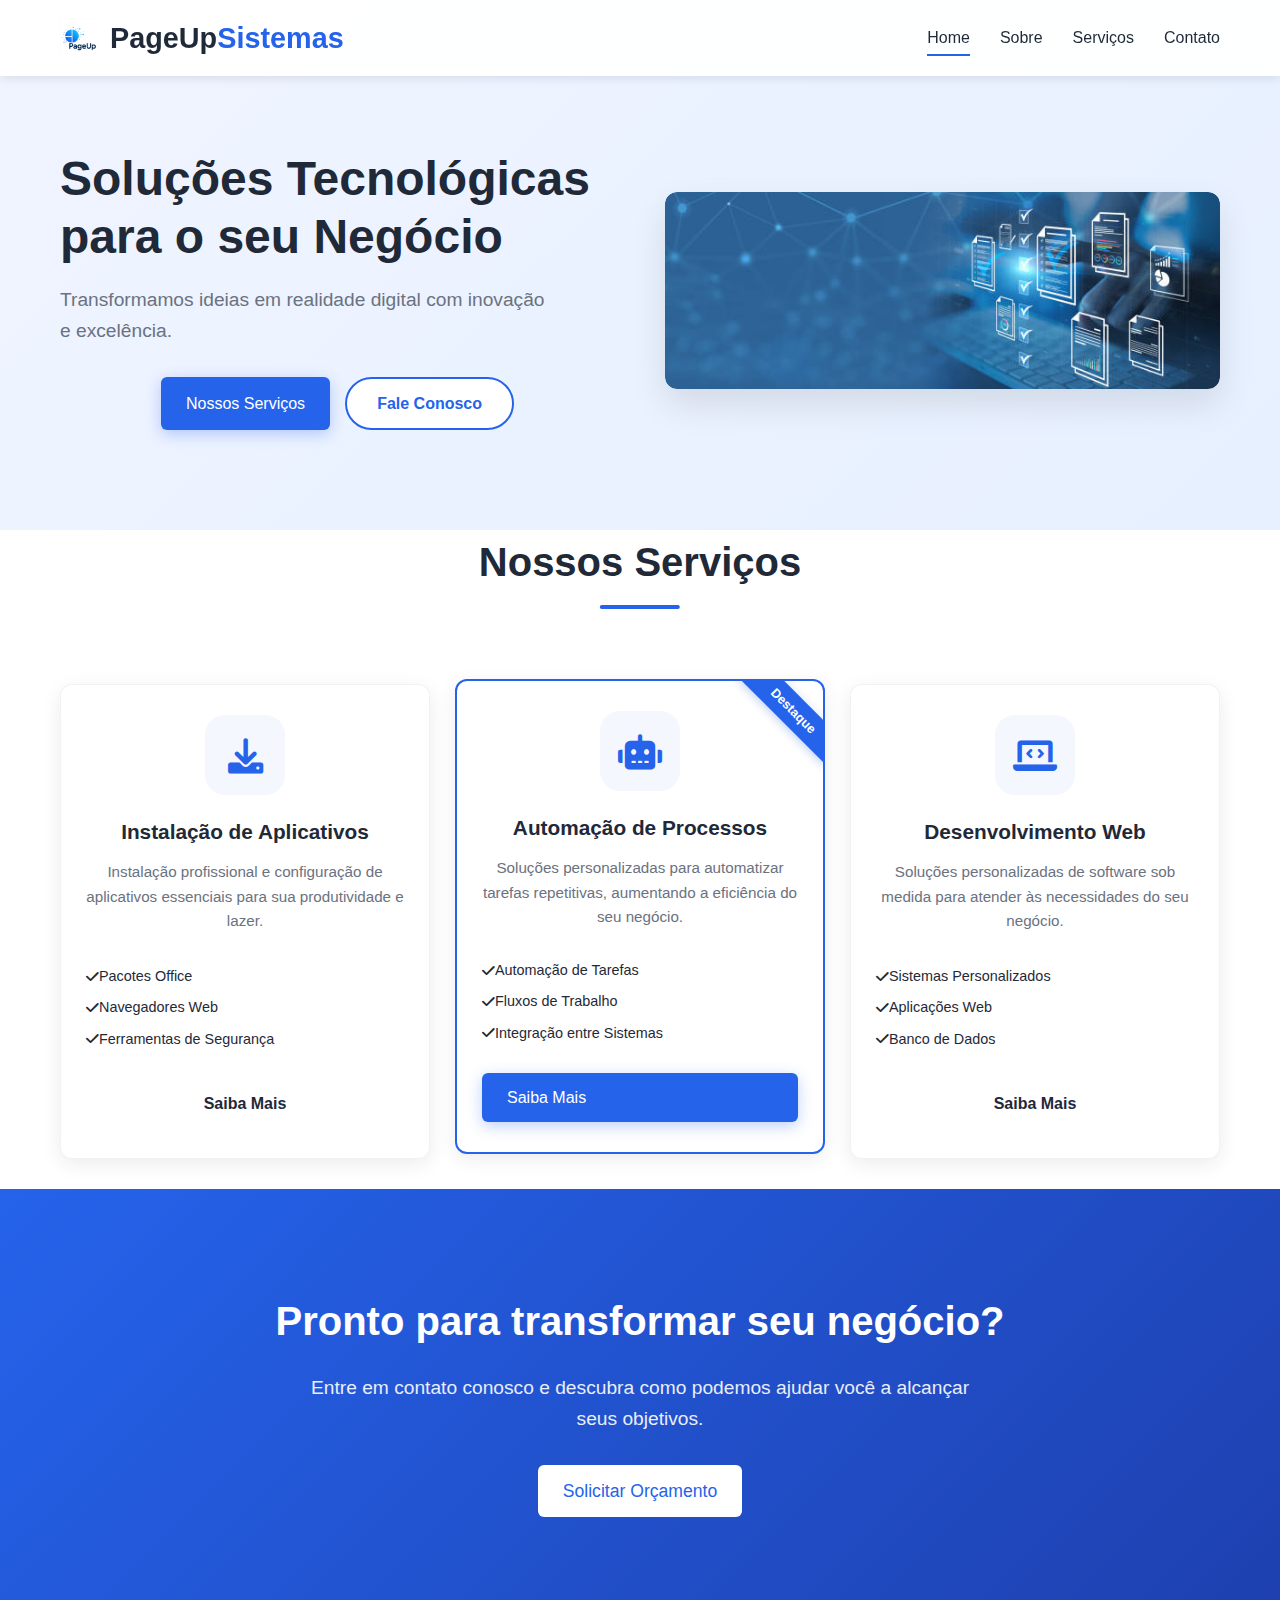
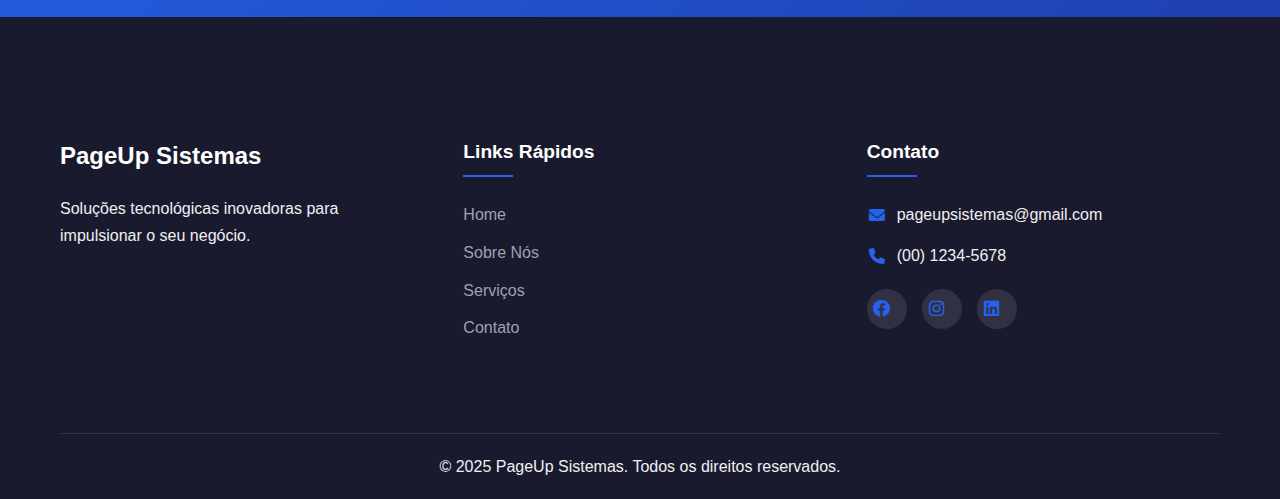
<file: index.html>
<!DOCTYPE html>
<html lang="pt-BR">
<head>
    <meta charset="UTF-8">
    <meta name="viewport" content="width=device-width, initial-scale=1.0">
    <title>PageUp Sistemas - Soluções em Tecnologia</title>
    <link rel="stylesheet" href="https://cdnjs.cloudflare.com/ajax/libs/font-awesome/6.0.0-beta3/css/all.min.css">
    <link rel="stylesheet" href="style.css">
</head>
<body>
    <header class="header">
        <div class="container">
            <div class="logo">
                <a href="index.html" class="logo-link">
                    <img src="logo_pageup_transparet.png" alt="PageUp Sistemas" class="logo-img">
                    <h1>PageUp<span>Sistemas</span></h1>
                </a>
            </div>
            <nav class="nav">
                <a href="index.html" class="active">Home</a>
                <a href="about.html">Sobre</a>
                <a href="services.html">Serviços</a>
                <a href="contact.html">Contato</a>
            </nav>
            <div class="menu-toggle">
                <i class="fas fa-bars"></i>
            </div>
        </div>
    </header>

    <section class="hero">
        <div class="container">
            <div class="hero-content">
                <h1>Soluções Tecnológicas para o seu Negócio</h1>
                <p>Transformamos ideias em realidade digital com inovação e excelência.</p>
                <div class="cta-buttons">
                    <a href="services.html" class="btn btn-primary">Nossos Serviços</a>
                    <a href="contact.html" class="btn btn-secondary">Fale Conosco</a>
                </div>
            </div>
            <div class="hero-image">
                <img src="hero-image.jpg" alt="Soluções em TI" class="hero-img">
            </div>
        </div>
    </section>

    <section id="servicos" class="services">
        <div class="container">
            <h2 class="section-title">Nossos Serviços</h2>
            <div class="services-grid">
                <!-- Serviço 1 -->
                <div class="service-card">
                    <div class="service-icon">
                        <i class="fas fa-download"></i>
                    </div>
                    <h3>Instalação de Aplicativos</h3>
                    <p>Instalação profissional e configuração de aplicativos essenciais para sua produtividade e lazer.</p>
                    <ul class="service-features">
                        <li><i class="fas fa-check"></i> Pacotes Office</li>
                        <li><i class="fas fa-check"></i> Navegadores Web</li>
                        <li><i class="fas fa-check"></i> Ferramentas de Segurança</li>
                    </ul>
                    <a href="contact.html" class="btn btn-outline">Saiba Mais</a>
                </div>

                <!-- Serviço 2 -->
                <div class="service-card featured">
                    <div class="service-badge">Destaque</div>
                    <div class="service-icon">
                        <i class="fas fa-robot"></i>
                    </div>
                    <h3>Automação de Processos</h3>
                    <p>Soluções personalizadas para automatizar tarefas repetitivas, aumentando a eficiência do seu negócio.</p>
                    <ul class="service-features">
                        <li><i class="fas fa-check"></i> Automação de Tarefas</li>
                        <li><i class="fas fa-check"></i> Fluxos de Trabalho</li>
                        <li><i class="fas fa-check"></i> Integração entre Sistemas</li>
                    </ul>
                    <a href="contact.html" class="btn btn-primary">Saiba Mais</a>
                </div>

                <!-- Serviço 3 -->
                <div class="service-card">
                    <div class="service-icon">
                        <i class="fas fa-laptop-code"></i>
                    </div>
                    <h3>Desenvolvimento Web</h3>
                    <p>Soluções personalizadas de software sob medida para atender às necessidades do seu negócio.</p>
                    <ul class="service-features">
                        <li><i class="fas fa-check"></i> Sistemas Personalizados</li>
                        <li><i class="fas fa-check"></i> Aplicações Web</li>
                        <li><i class="fas fa-check"></i> Banco de Dados</li>
                    </ul>
                    <a href="contact.html" class="btn btn-outline">Saiba Mais</a>
                </div>
            </div>
        </div>
    </section>

    <section class="cta">
        <div class="container">
            <h2>Pronto para transformar seu negócio?</h2>
            <p>Entre em contato conosco e descubra como podemos ajudar você a alcançar seus objetivos.</p>
            <a href="contact.html" class="btn btn-light">Solicitar Orçamento</a>
        </div>
    </section>

    <footer class="footer">
        <div class="container">
            <div class="footer-content">
                <div class="footer-about">
                    <h3>PageUp Sistemas</h3>
                    <p>Soluções tecnológicas inovadoras para impulsionar o seu negócio.</p>
                </div>
                <div class="footer-links">
                    <h4>Links Rápidos</h4>
                    <ul>
                        <li><a href="index.html">Home</a></li>
                        <li><a href="about.html">Sobre Nós</a></li>
                        <li><a href="services.html">Serviços</a></li>
                        <li><a href="contact.html">Contato</a></li>
                    </ul>
                </div>
                <div class="footer-contact">
                    <h4>Contato</h4>
                    <p><i class="fas fa-envelope"></i> pageupsistemas@gmail.com</p>
                    <p><i class="fas fa-phone"></i> (00) 1234-5678</p>
                    <div class="social-links">
                        <a href="#"><i class="fab fa-facebook"></i></a>
                        <a href="#"><i class="fab fa-instagram"></i></a>
                        <a href="#"><i class="fab fa-linkedin"></i></a>
                    </div>
                </div>
            </div>
            <div class="footer-bottom">
                <p>&copy; 2025 PageUp Sistemas. Todos os direitos reservados.</p>
            </div>
        </div>
    </footer>

    <script src="script.js"></script>
</body>
</html>
</file>
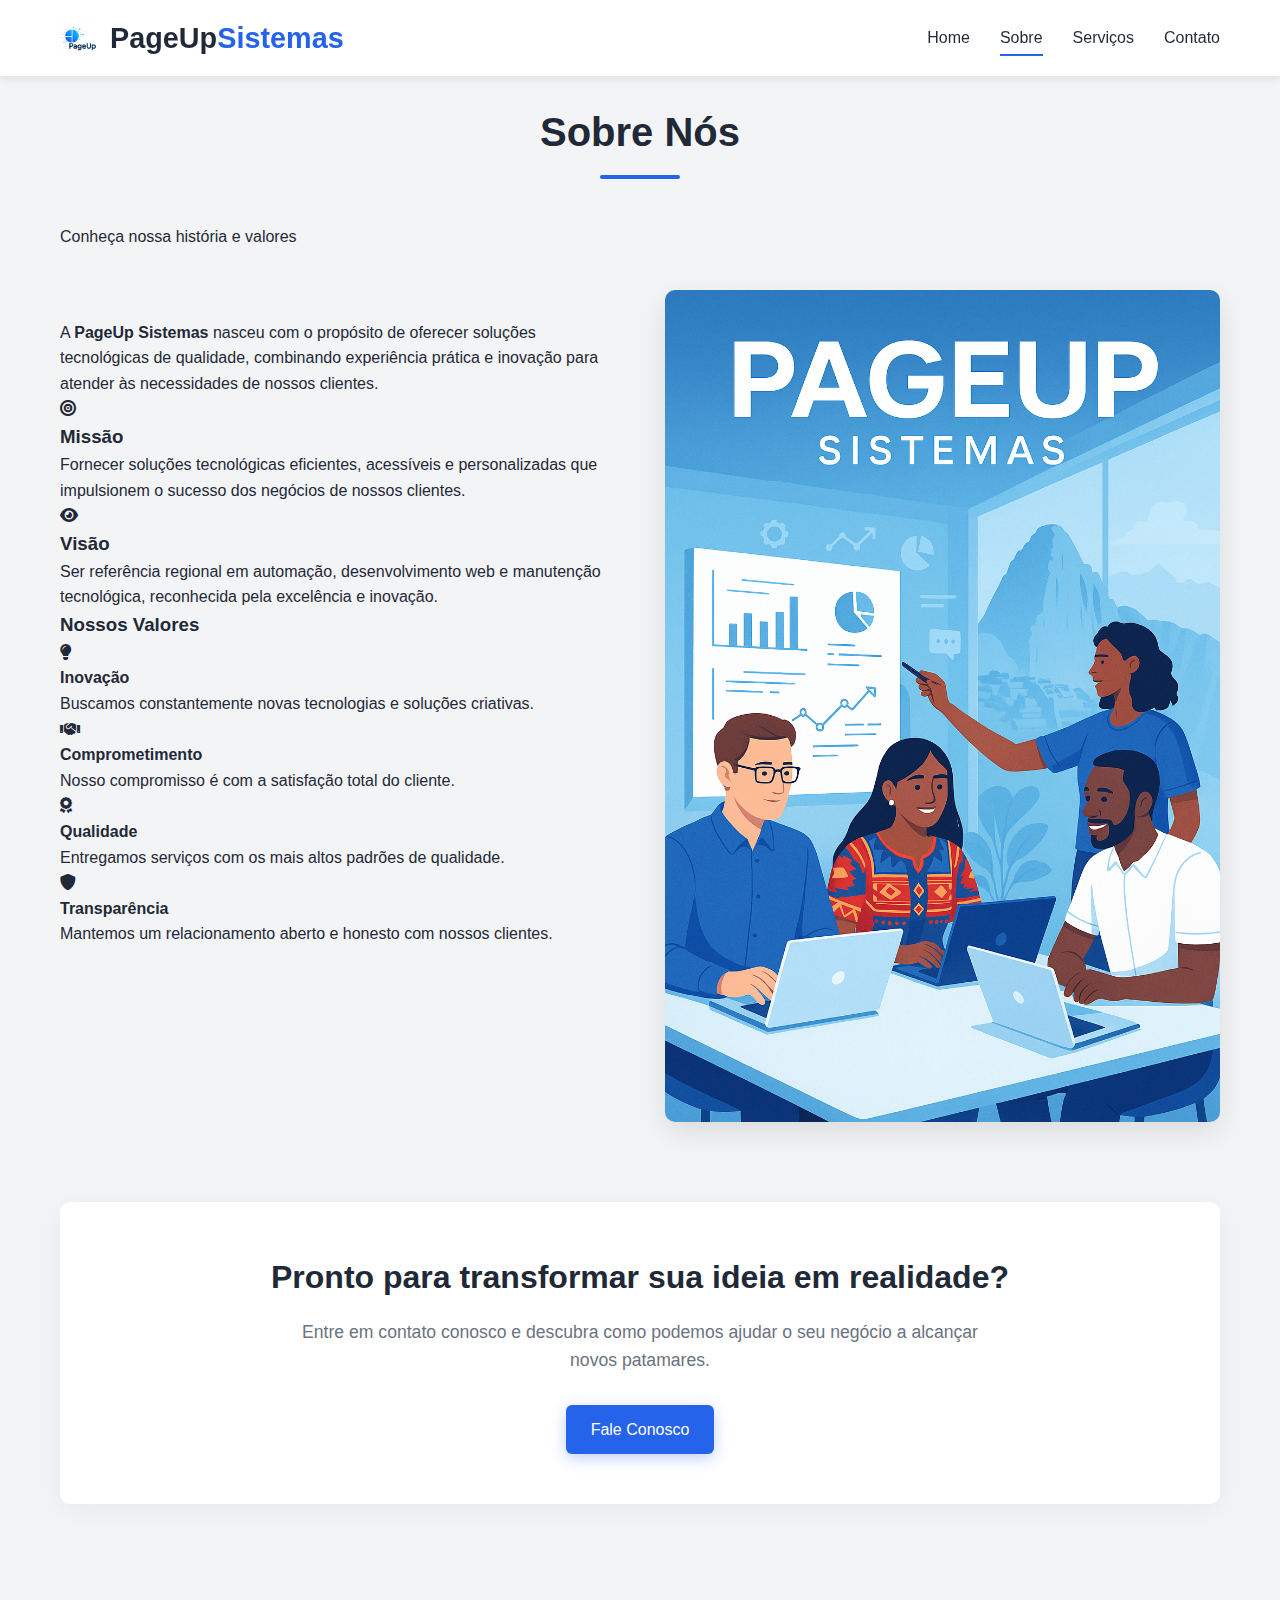
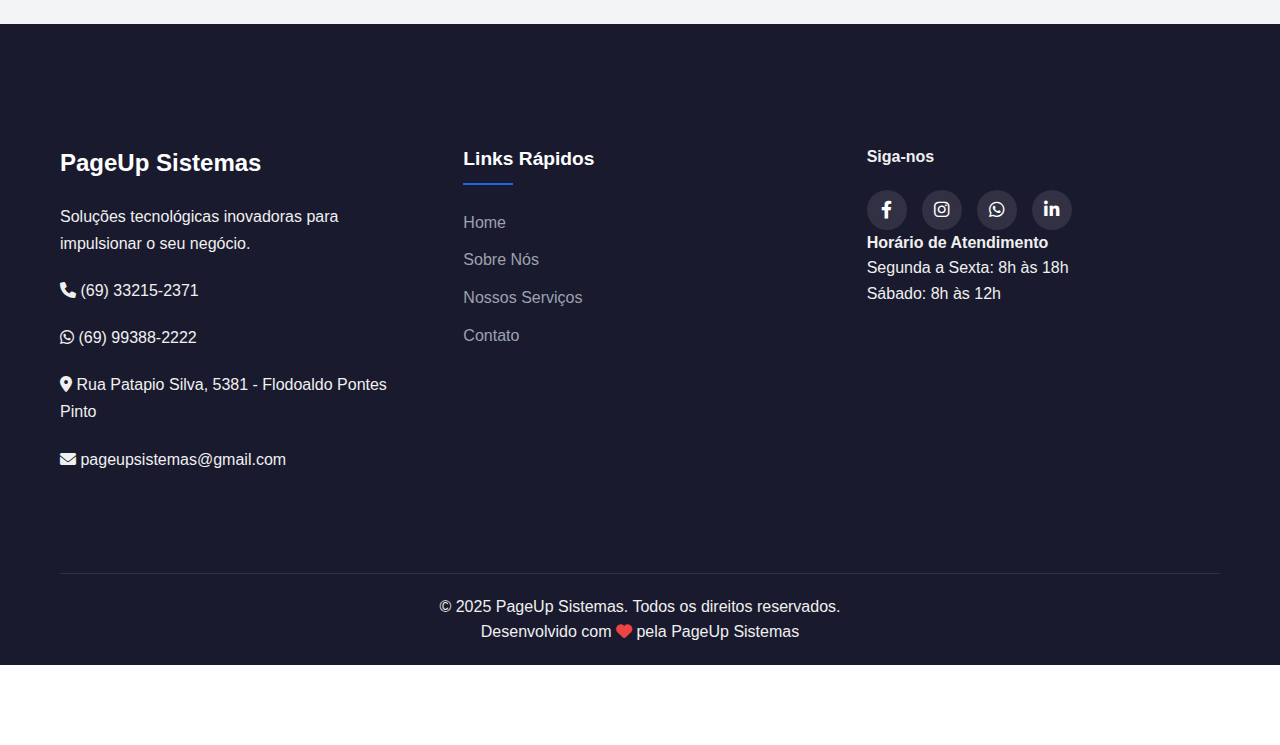
<file: about.html>
<!DOCTYPE html>
<html lang="pt-BR">
<head>
    <meta charset="UTF-8">
    <meta name="viewport" content="width=device-width, initial-scale=1.0">
    <title>Sobre Nós - PageUp Sistemas</title>
    <link rel="stylesheet" href="https://cdnjs.cloudflare.com/ajax/libs/font-awesome/6.0.0-beta3/css/all.min.css">
    <link rel="stylesheet" href="style.css">
</head>
<body>
    <header class="header">
        <div class="container">
            <div class="logo">
                <a href="index.html" class="logo-link">
                    <img src="logo_pageup_transparet.png" alt="PageUp Sistemas" class="logo-img">
                    <h1>PageUp<span>Sistemas</span></h1>
                </a>
            </div>
            <nav class="nav">
                <a href="index.html">Home</a>
                <a href="about.html" class="active">Sobre</a>
                <a href="services.html">Serviços</a>
                <a href="contact.html">Contato</a>
            </nav>
            <div class="menu-toggle">
                <i class="fas fa-bars"></i>
            </div>
        </div>
    </header>

    <section class="about-section">
        <div class="container">
            <div class="section-header">
                <h2 class="section-title">Sobre Nós</h2>
                <p class="section-subtitle">Conheça nossa história e valores</p>
            </div>
            
            <div class="about-content">
                <div class="about-text">
                    <p>A <strong>PageUp Sistemas</strong> nasceu com o propósito de oferecer soluções tecnológicas de qualidade, combinando experiência prática e inovação para atender às necessidades de nossos clientes.</p>
                    
                    <div class="about-mission">
                        <div class="mission-item">
                            <div class="mission-icon">
                                <i class="fas fa-bullseye"></i>
                            </div>
                            <div class="mission-content">
                                <h3>Missão</h3>
                                <p>Fornecer soluções tecnológicas eficientes, acessíveis e personalizadas que impulsionem o sucesso dos negócios de nossos clientes.</p>
                            </div>
                        </div>
                        
                        <div class="mission-item">
                            <div class="mission-icon">
                                <i class="fas fa-eye"></i>
                            </div>
                            <div class="mission-content">
                                <h3>Visão</h3>
                                <p>Ser referência regional em automação, desenvolvimento web e manutenção tecnológica, reconhecida pela excelência e inovação.</p>
                            </div>
                        </div>
                    </div>
                    
                    <div class="values-section">
                        <h3>Nossos Valores</h3>
                        <div class="values-grid">
                            <div class="value-item">
                                <i class="fas fa-lightbulb"></i>
                                <h4>Inovação</h4>
                                <p>Buscamos constantemente novas tecnologias e soluções criativas.</p>
                            </div>
                            <div class="value-item">
                                <i class="fas fa-handshake"></i>
                                <h4>Comprometimento</h4>
                                <p>Nosso compromisso é com a satisfação total do cliente.</p>
                            </div>
                            <div class="value-item">
                                <i class="fas fa-award"></i>
                                <h4>Qualidade</h4>
                                <p>Entregamos serviços com os mais altos padrões de qualidade.</p>
                            </div>
                            <div class="value-item">
                                <i class="fas fa-shield-alt"></i>
                                <h4>Transparência</h4>
                                <p>Mantemos um relacionamento aberto e honesto com nossos clientes.</p>
                            </div>
                        </div>
                    </div>
                </div>
                
                <div class="about-image">
                    <img src="about-image.png" alt="Equipe PageUp Sistemas">
                </div>
            </div>
            
            <div class="cta-about">
                <h3>Pronto para transformar sua ideia em realidade?</h3>
                <p>Entre em contato conosco e descubra como podemos ajudar o seu negócio a alcançar novos patamares.</p>
                <a href="contact.html" class="btn btn-primary">Fale Conosco</a>
            </div>
        </div>
    </section>

    <footer class="footer">
        <div class="container">
            <div class="footer-content">
                <div class="footer-about">
                    <h3>PageUp Sistemas</h3>
                    <p>Soluções tecnológicas inovadoras para impulsionar o seu negócio.</p>
                    <div class="footer-contact-info">
                        <p><i class="fas fa-phone"></i> (69) 33215-2371</p>
                        <p><i class="fab fa-whatsapp"></i> (69) 99388-2222</p>
                        <p><i class="fas fa-map-marker-alt"></i> Rua Patapio Silva, 5381 - Flodoaldo Pontes Pinto</p>
                        <p><i class="fas fa-envelope"></i> pageupsistemas@gmail.com</p>
                    </div>
                </div>
                <div class="footer-links">
                    <h4>Links Rápidos</h4>
                    <ul>
                        <li><a href="index.html">Home</a></li>
                        <li><a href="about.html">Sobre Nós</a></li>
                        <li><a href="services.html">Nossos Serviços</a></li>
                        <li><a href="contact.html">Contato</a></li>
                    </ul>
                </div>
                <div class="footer-social">
                    <h4>Siga-nos</h4>
                    <div class="social-links">
                        <a href="#" aria-label="Facebook"><i class="fab fa-facebook-f"></i></a>
                        <a href="#" aria-label="Instagram"><i class="fab fa-instagram"></i></a>
                        <a href="https://wa.me/5569993882222" aria-label="WhatsApp" target="_blank"><i class="fab fa-whatsapp"></i></a>
                        <a href="#" aria-label="LinkedIn"><i class="fab fa-linkedin-in"></i></a>
                    </div>
                    <div class="business-hours">
                        <h4>Horário de Atendimento</h4>
                        <p>Segunda a Sexta: 8h às 18h</p>
                        <p>Sábado: 8h às 12h</p>
                    </div>
                </div>
            </div>
            <div class="footer-bottom">
                <p>&copy; 2025 PageUp Sistemas. Todos os direitos reservados.</p>
                <p>Desenvolvido com <i class="fas fa-heart" style="color: #ef4444;"></i> pela PageUp Sistemas</p>
            </div>
        </div>
    </footer>

    <script src="script.js"></script>
</body>
</html>
</file>
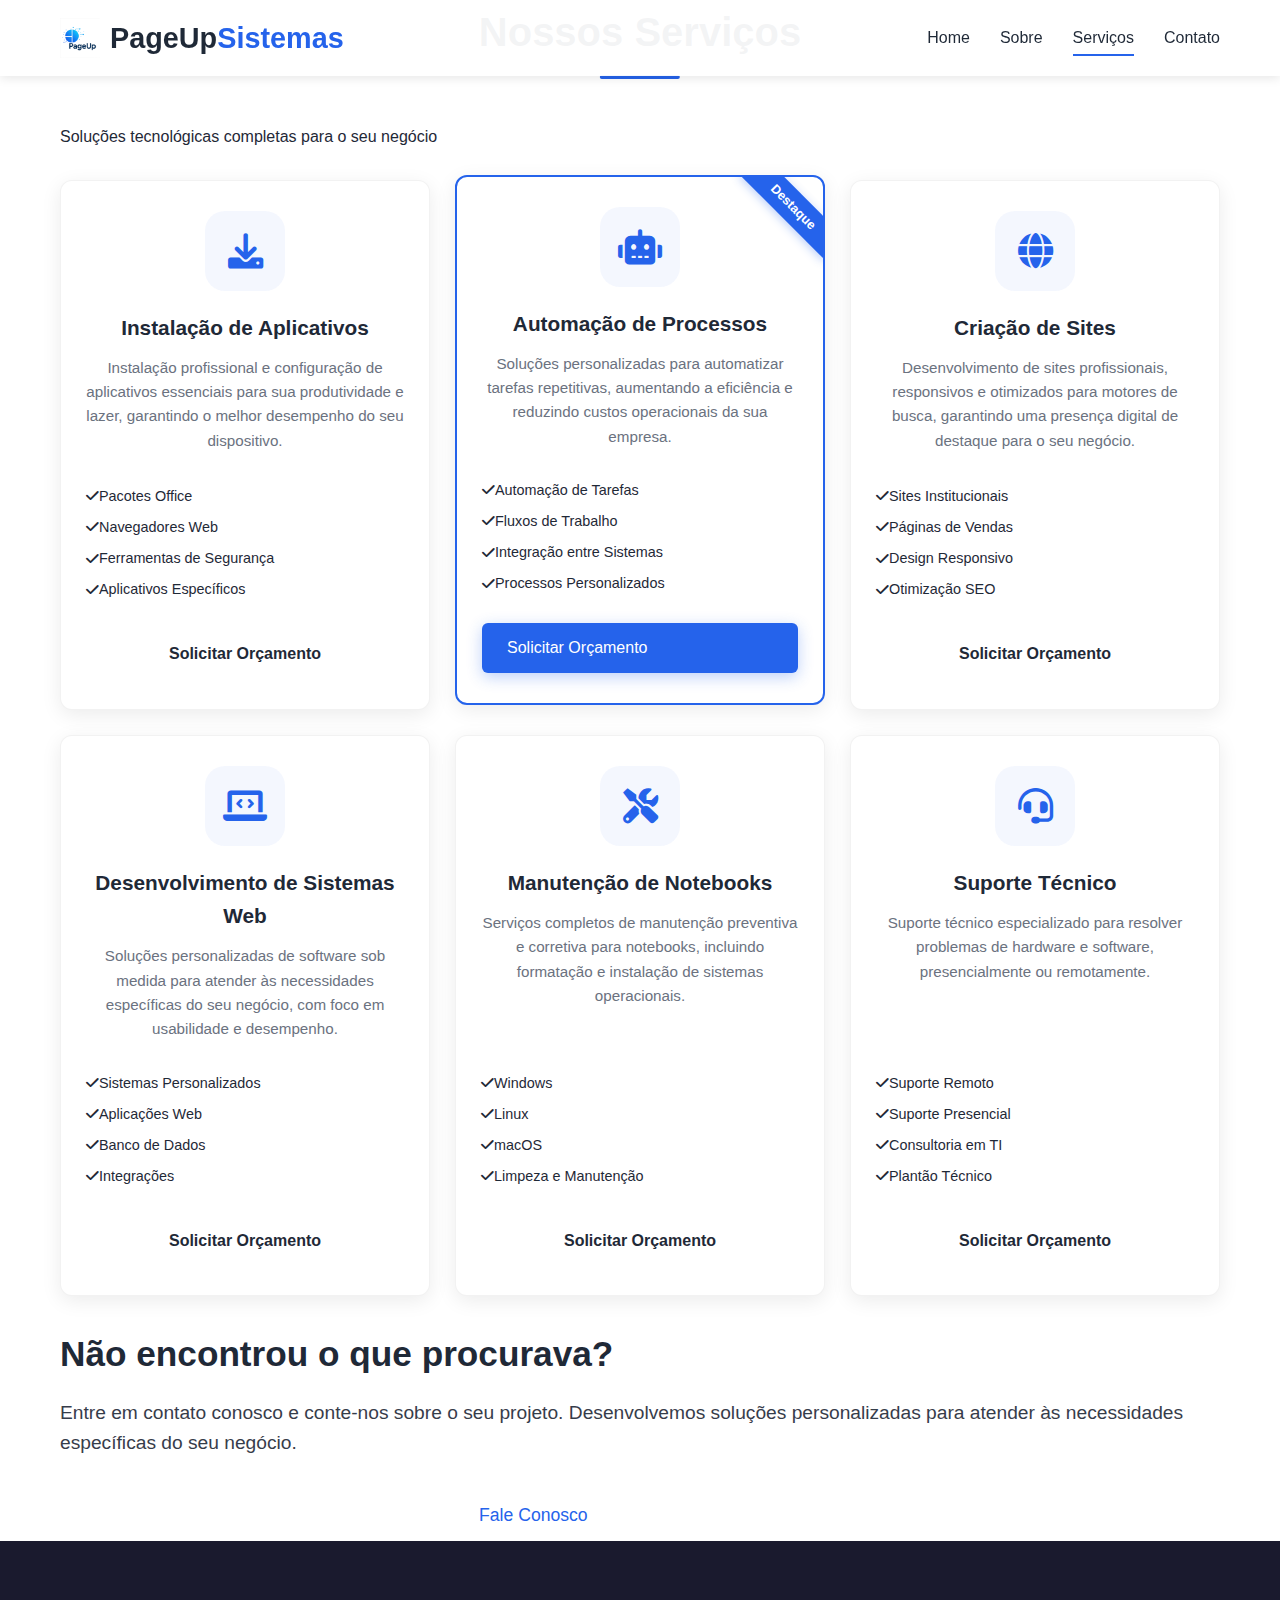
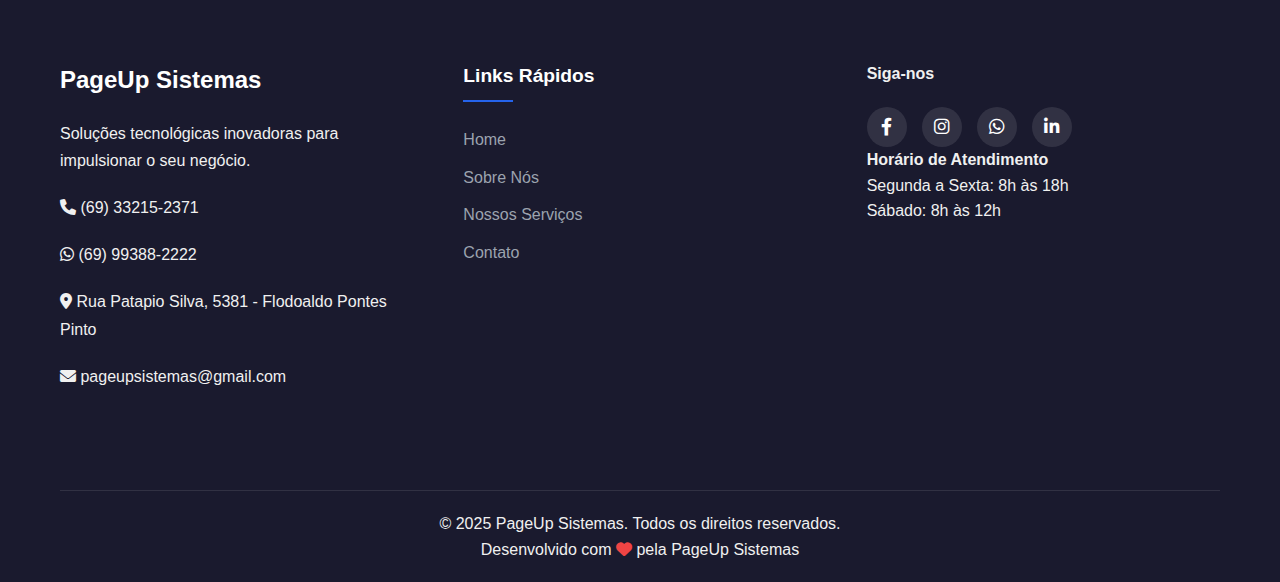
<file: services.html>
<!DOCTYPE html>
<html lang="pt-BR">
<head>
    <meta charset="UTF-8">
    <meta name="viewport" content="width=device-width, initial-scale=1.0">
    <title>Nossos Serviços - PageUp Sistemas</title>
    <link rel="stylesheet" href="https://cdnjs.cloudflare.com/ajax/libs/font-awesome/6.0.0-beta3/css/all.min.css">
    <link rel="stylesheet" href="style.css">
</head>
<body>
    <header class="header">
        <div class="container">
            <div class="logo">
                <a href="index.html" class="logo-link">
                    <img src="logo_pageup_transparet.png" alt="PageUp Sistemas" class="logo-img">
                    <h1>PageUp<span>Sistemas</span></h1>
                </a>
            </div>
            <nav class="nav">
                <a href="index.html">Home</a>
                <a href="about.html">Sobre</a>
                <a href="services.html" class="active">Serviços</a>
                <a href="contact.html">Contato</a>
            </nav>
            <div class="menu-toggle">
                <i class="fas fa-bars"></i>
            </div>
        </div>
    </header>

    <section class="services-hero">
        <div class="container">
            <div class="section-header">
                <h1 class="section-title">Nossos Serviços</h1>
                <p class="section-subtitle">Soluções tecnológicas completas para o seu negócio</p>
            </div>
        </div>
    </section>


    <section class="services-section">
        <div class="container">
            <div class="services-grid">
                <!-- Serviço 1 -->
                <div class="service-card">
                    <div class="service-icon">
                        <i class="fas fa-download"></i>
                    </div>
                    <h3>Instalação de Aplicativos</h3>
                    <p>Instalação profissional e configuração de aplicativos essenciais para sua produtividade e lazer, garantindo o melhor desempenho do seu dispositivo.</p>
                    <ul class="service-features">
                        <li><i class="fas fa-check"></i> Pacotes Office</li>
                        <li><i class="fas fa-check"></i> Navegadores Web</li>
                        <li><i class="fas fa-check"></i> Ferramentas de Segurança</li>
                        <li><i class="fas fa-check"></i> Aplicativos Específicos</li>
                    </ul>
                    <a href="contact.html" class="btn btn-outline">Solicitar Orçamento</a>
                </div>

                <!-- Serviço 2 -->
                <div class="service-card featured">
                    <div class="service-badge">Destaque</div>
                    <div class="service-icon">
                        <i class="fas fa-robot"></i>
                    </div>
                    <h3>Automação de Processos</h3>
                    <p>Soluções personalizadas para automatizar tarefas repetitivas, aumentando a eficiência e reduzindo custos operacionais da sua empresa.</p>
                    <ul class="service-features">
                        <li><i class="fas fa-check"></i> Automação de Tarefas</li>
                        <li><i class="fas fa-check"></i> Fluxos de Trabalho</li>
                        <li><i class="fas fa-check"></i> Integração entre Sistemas</li>
                        <li><i class="fas fa-check"></i> Processos Personalizados</li>
                    </ul>
                    <a href="contact.html" class="btn btn-primary">Solicitar Orçamento</a>
                </div>

                <!-- Serviço 3 -->
                <div class="service-card">
                    <div class="service-icon">
                        <i class="fas fa-globe"></i>
                    </div>
                    <h3>Criação de Sites</h3>
                    <p>Desenvolvimento de sites profissionais, responsivos e otimizados para motores de busca, garantindo uma presença digital de destaque para o seu negócio.</p>
                    <ul class="service-features">
                        <li><i class="fas fa-check"></i> Sites Institucionais</li>
                        <li><i class="fas fa-check"></i> Páginas de Vendas</li>
                        <li><i class="fas fa-check"></i> Design Responsivo</li>
                        <li><i class="fas fa-check"></i> Otimização SEO</li>
                    </ul>
                    <a href="contact.html" class="btn btn-outline">Solicitar Orçamento</a>
                </div>

                <!-- Serviço 4 -->
                <div class="service-card">
                    <div class="service-icon">
                        <i class="fas fa-laptop-code"></i>
                    </div>
                    <h3>Desenvolvimento de Sistemas Web</h3>
                    <p>Soluções personalizadas de software sob medida para atender às necessidades específicas do seu negócio, com foco em usabilidade e desempenho.</p>
                    <ul class="service-features">
                        <li><i class="fas fa-check"></i> Sistemas Personalizados</li>
                        <li><i class="fas fa-check"></i> Aplicações Web</li>
                        <li><i class="fas fa-check"></i> Banco de Dados</li>
                        <li><i class="fas fa-check"></i> Integrações</li>
                    </ul>
                    <a href="contact.html" class="btn btn-outline">Solicitar Orçamento</a>
                </div>

                <!-- Serviço 5 -->
                <div class="service-card">
                    <div class="service-icon">
                        <i class="fas fa-tools"></i>
                    </div>
                    <h3>Manutenção de Notebooks</h3>
                    <p>Serviços completos de manutenção preventiva e corretiva para notebooks, incluindo formatação e instalação de sistemas operacionais.</p>
                    <ul class="service-features">
                        <li><i class="fas fa-check"></i> Windows</li>
                        <li><i class="fas fa-check"></i> Linux</li>
                        <li><i class="fas fa-check"></i> macOS</li>
                        <li><i class="fas fa-check"></i> Limpeza e Manutenção</li>
                    </ul>
                    <a href="contact.html" class="btn btn-outline">Solicitar Orçamento</a>
                </div>
                <!-- Serviço 5 - Suporte Técnico -->
                <div class="service-card">
                    <div class="service-icon">
                        <i class="fas fa-headset"></i>
                    </div>
                    <h3>Suporte Técnico</h3>
                    <p>Suporte técnico especializado para resolver problemas de hardware e software, presencialmente ou remotamente.</p>
                    <ul class="service-features">
                        <li><i class="fas fa-check"></i> Suporte Remoto</li>
                        <li><i class="fas fa-check"></i> Suporte Presencial</li>
                        <li><i class="fas fa-check"></i> Consultoria em TI</li>
                        <li><i class="fas fa-check"></i> Plantão Técnico</li>
                    </ul>
                    <a href="contact.html" class="btn btn-outline">Solicitar Orçamento</a>
                </div>
            </div>
        </div>
    </section>


    <section class="cta-section">
        <div class="container">
            <div class="cta-content">
                <h2>Não encontrou o que procurava?</h2>
                <p>Entre em contato conosco e conte-nos sobre o seu projeto. Desenvolvemos soluções personalizadas para atender às necessidades específicas do seu negócio.</p>
                <div class="cta-buttons">
                    <a href="contact.html" class="btn btn-light">Fale Conosco</a>
                    <a href="tel:+5569332152371" class="btn btn-outline-light">
                        <i class="fas fa-phone"></i> (69) 33215-2371
                    </a>
                </div>
            </div>
        </div>
    </section>

    <footer class="footer">
        <div class="container">
            <div class="footer-content">
                <div class="footer-about">
                    <h3>PageUp Sistemas</h3>
                    <p>Soluções tecnológicas inovadoras para impulsionar o seu negócio.</p>
                    <div class="footer-contact-info">
                        <p><i class="fas fa-phone"></i> (69) 33215-2371</p>
                        <p><i class="fab fa-whatsapp"></i> (69) 99388-2222</p>
                        <p><i class="fas fa-map-marker-alt"></i> Rua Patapio Silva, 5381 - Flodoaldo Pontes Pinto</p>
                        <p><i class="fas fa-envelope"></i> pageupsistemas@gmail.com</p>
                    </div>
                </div>
                <div class="footer-links">
                    <h4>Links Rápidos</h4>
                    <ul>
                        <li><a href="index.html">Home</a></li>
                        <li><a href="about.html">Sobre Nós</a></li>
                        <li><a href="services.html">Nossos Serviços</a></li>
                        <li><a href="contact.html">Contato</a></li>
                    </ul>
                </div>
                <div class="footer-social">
                    <h4>Siga-nos</h4>
                    <div class="social-links">
                        <a href="#" aria-label="Facebook"><i class="fab fa-facebook-f"></i></a>
                        <a href="#" aria-label="Instagram"><i class="fab fa-instagram"></i></a>
                        <a href="https://wa.me/5569993882222" aria-label="WhatsApp" target="_blank"><i class="fab fa-whatsapp"></i></a>
                        <a href="#" aria-label="LinkedIn"><i class="fab fa-linkedin-in"></i></a>
                    </div>
                    <div class="business-hours">
                        <h4>Horário de Atendimento</h4>
                        <p>Segunda a Sexta: 8h às 18h</p>
                        <p>Sábado: 8h às 12h</p>
                    </div>
                </div>
            </div>
            <div class="footer-bottom">
                <p>&copy; 2025 PageUp Sistemas. Todos os direitos reservados.</p>
                <p>Desenvolvido com <i class="fas fa-heart" style="color: #ef4444;"></i> pela PageUp Sistemas</p>
            </div>
        </div>
    </footer>

    <script src="script.js"></script>
</body>
</html>
</file>
<file: style.css>
/* Variáveis de cores */
:root {
    --primary-color: #2563eb;
    --secondary-color: #1e40af;
    --accent-color: #3b82f6;
    --text-color: #1f2937;
    --light-text: #6b7280;
    --background: #ffffff;
    --light-bg: #f3f4f6;
    --border-color: #e5e7eb;
    --success: #10b981;
    --warning: #f59e0b;
    --danger: #ef4444;
}

/* Reset e estilos base */
* {
    margin: 0;
    padding: 0;
    box-sizing: border-box;
}

html {
    scroll-behavior: smooth;
}

body {
    font-family: 'Segoe UI', Tahoma, Geneva, Verdana, sans-serif;
    line-height: 1.6;
    color: var(--text-color);
    background-color: var(--background);
    overflow-x: hidden;
}

.container {
    width: 100%;
    max-width: 1200px;
    margin: 0 auto;
    padding: 0 20px;
}

a {
    text-decoration: none;
    color: inherit;
    transition: all 0.3s ease;
}

ul {
    list-style: none;
}

img {
    max-width: 100%;
    height: auto;
    display: block;
}

/* Header */
.header {
    position: fixed;
    top: 0;
    left: 0;
    width: 100%;
    background-color: rgba(255, 255, 255, 0.95);
    box-shadow: 0 2px 10px rgba(0, 0, 0, 0.1);
    z-index: 1000;
    padding: 15px 0;
}

.header .container {
    display: flex;
    justify-content: space-between;
    align-items: center;
}

.logo-link {
    display: flex;
    align-items: center;
    text-decoration: none;
}

.logo-img {
    height: 40px;
    margin-right: 10px;
}

.logo h1 {
    font-size: 1.8rem;
    font-weight: 700;
    color: var(--text-color);
    margin: 0;
}

.logo span {
    color: var(--primary-color);
}

/* Ajustes para telas menores */
@media (max-width: 768px) {
    .hero {
        text-align: center;
        padding: 100px 0 40px;
    }
    
    .hero .container {
        flex-direction: column;
    }
    
    .hero-content {
        margin-bottom: 40px;
        text-align: center;
    }
    
    .hero-image {
        max-width: 100%;
        margin: 0 auto;
    }
    
    .services-grid {
        grid-template-columns: 1fr;
        gap: 20px;
    }
    
    .service-card {
        padding: 25px 20px;
    }
    
    .logo-img {
        height: 35px;
    }
    
    .logo h1 {
        font-size: 1.5rem;
    }
}

.nav {
    display: flex;
    gap: 30px;
}

.nav a {
    font-weight: 500;
    color: var(--text-color);
    position: relative;
    padding: 5px 0;
}

.nav a::after {
    content: '';
    position: absolute;
    bottom: 0;
    left: 0;
    width: 0;
    height: 2px;
    background-color: var(--primary-color);
    transition: width 0.3s ease;
}

.nav a:hover::after,
.nav a.active::after {
    width: 100%;
}

.menu-toggle {
    display: none;
    font-size: 1.5rem;
    cursor: pointer;
    color: var(--primary-color);
}

/* Hero Section */
.hero {
    padding: 150px 0 100px;
    background: linear-gradient(135deg, #f0f4ff 0%, #e6f0ff 100%);
    position: relative;
    overflow: hidden;
}

.hero .container {
    display: grid;
    grid-template-columns: 1fr 1fr;
    gap: 50px;
    align-items: center;
}

.hero-content h1 {
    font-size: 3rem;
    font-weight: 800;
    line-height: 1.2;
    margin-bottom: 20px;
    color: var(--text-color);
}

.hero-content p {
    font-size: 1.2rem;
    color: var(--light-text);
    margin-bottom: 30px;
    max-width: 90%;
}

.cta-buttons {
    display: flex;
    gap: 15px;
    margin-top: 30px;
}

.btn {
    display: inline-block;
    padding: 12px 30px;
    border-radius: 50px;
    font-weight: 600;
    text-align: center;
    cursor: pointer;
    transition: all 0.3s ease;
    border: none;
    font-size: 1rem;
}

.btn-primary {
    background-color: var(--primary-color);
    color: white;
    box-shadow: 0 4px 15px rgba(37, 99, 235, 0.3);
}

.btn-primary:hover {
    background-color: var(--secondary-color);
    transform: translateY(-2px);
    box-shadow: 0 6px 20px rgba(37, 99, 235, 0.4);
}

.btn-secondary {
    background-color: white;
    color: var(--primary-color);
    border: 2px solid var(--primary-color);
}

.btn-secondary:hover {
    background-color: var(--primary-color);
    color: white;
    transform: translateY(-2px);
}

.hero-image {
    position: relative;
    animation: float 6s ease-in-out infinite;
    border-radius: 12px;
    overflow: hidden;
    box-shadow: 0 15px 35px rgba(0, 0, 0, 0.1);
    transition: transform 0.3s ease, box-shadow 0.3s ease;
}

.hero-img {
    width: 100%;
    height: 100%;
    object-fit: cover;
    border-radius: 12px;
    transition: transform 0.5s ease;
}

.hero-image:hover .hero-img {
    transform: scale(1.03);
}

@keyframes float {
    0%, 100% {
        transform: translateY(0);
    }
    50% {
        transform: translateY(-20px);
    }
}

/* Services Section */
.about-section {
    padding: 150px 0 80px; /* Ajustado o espaçamento */
    background-color: var(--light-bg);
}

.section-title {
    text-align: center;
    font-size: 2.5rem;
    margin-bottom: 60px;
    color: var(--text-color);
    position: relative;
    display: inline-block;
    left: 50%;
    transform: translateX(-50%);
}

.section-title::after {
    content: '';
    position: absolute;
    bottom: -15px;
    left: 50%;
    transform: translateX(-50%);
    width: 80px;
    height: 4px;
    background: var(--primary-color);
    border-radius: 2px;
}

.services-grid {
    display: grid;
    grid-template-columns: repeat(auto-fill, minmax(280px, 1fr));
    gap: 25px;
    margin: 30px 0;
    width: 100%;
}

.service-card {
    background: white;
    padding: 30px 25px;
    border-radius: 12px;
    box-shadow: 0 5px 20px rgba(0, 0, 0, 0.08);
    transition: all 0.3s ease;
    text-align: center;
    height: 100%;
    display: flex;
    flex-direction: column;
    position: relative;
    overflow: hidden;
    border: 1px solid rgba(0, 0, 0, 0.05);
}

.service-card.featured {
    border: 2px solid var(--primary-color);
    position: relative;
    overflow: hidden;
    transform: translateY(-5px);
}

.service-badge {
    position: absolute;
    top: 15px;
    right: -30px;
    background: var(--primary-color);
    color: white;
    padding: 5px 30px;
    font-size: 0.8rem;
    font-weight: 600;
    transform: rotate(45deg);
    transform-origin: center;
    width: 120px;
    text-align: center;
    box-shadow: 0 2px 10px rgba(37, 99, 235, 0.3);
}

.service-card:hover {
    transform: translateY(-10px);
    box-shadow: 0 15px 40px rgba(0, 0, 0, 0.1);
}

.service-icon {
    width: 80px;
    height: 80px;
    margin: 0 auto 20px;
    display: flex;
    align-items: center;
    justify-content: center;
    background: rgba(37, 99, 235, 0.05);
    border-radius: 20px;
    transition: all 0.3s ease;
}

.service-card:hover .service-icon {
    background: rgba(37, 99, 235, 0.1);
    transform: rotate(5deg) scale(1.1);
}

.service-icon i {
    font-size: 2.2rem;
    color: var(--primary-color);
    transition: all 0.3s ease;
}

.service-card h3 {
    font-size: 1.3rem;
    margin-bottom: 12px;
    color: var(--text-color);
}

.service-card p {
    color: var(--light-text);
    line-height: 1.6;
    font-size: 0.95rem;
    margin-bottom: 15px;
    flex-grow: 1;
}

.service-features {
    margin: 15px 0 20px;
    text-align: left;
    font-size: 0.9rem;
}

.service-features li {
    margin-bottom: 8px;
    display: flex;
    align-items: center;
}

/* CTA Section */
.cta {
    padding: 100px 0;
    background: linear-gradient(135deg, var(--primary-color) 0%, var(--secondary-color) 100%);
    color: white;
    text-align: center;
}

.cta h2 {
    font-size: 2.5rem;
    margin-bottom: 20px;
}

.cta p {
    font-size: 1.2rem;
    max-width: 700px;
    margin: 0 auto 30px;
    opacity: 0.9;
}

.btn-light {
    background-color: white;
    color: var(--primary-color);
    padding: 15px 40px;
    font-size: 1.1rem;
}

.btn-light:hover {
    transform: translateY(-2px);
    box-shadow: 0 10px 25px rgba(0, 0, 0, 0.1);
}

/* Página de Contato */
#particles-js {
    position: absolute;
    width: 100%;
    height: 100%;
    top: 0;
    left: 0;
    z-index: 1;
}

.contact-hero {
    background: linear-gradient(135deg, #1a365d 0%, #2a4365 100%);
    padding: 120px 0 80px;
    text-align: center;
    position: relative;
    overflow: hidden;
    color: white;
}

.contact-hero::before {
    content: '';
    position: absolute;
    top: 0;
    left: 0;
    right: 0;
    bottom: 0;
    background-image: 
        radial-gradient(circle at 25px 25px, rgba(255,255,255,0.1) 2%, transparent 0%), 
        radial-gradient(circle at 75px 75px, rgba(255,255,255,0.1) 2%, transparent 0%);
    background-size: 100px 100px;
    opacity: 0.5;
}

.contact-hero::after {
    content: '✉️';
    position: absolute;
    font-size: 100px;
    opacity: 0.1;
    right: 10%;
    top: 30%;
    animation: float 6s ease-in-out infinite;
    z-index: 0;
}

@keyframes float {
    0%, 100% {
        transform: translateY(0) rotate(0deg);
    }
    50% {
        transform: translateY(-20px) rotate(5deg);
    }
}

.contact-hero .container {
    position: relative;
    z-index: 2;
}

.contact-hero .section-title {
    color: white;
    font-size: 2.8rem;
    margin-bottom: 15px;
    position: relative;
    z-index: 1;
}

.contact-hero .section-subtitle {
    color: rgba(255, 255, 255, 0.9);
    font-size: 1.2rem;
    max-width: 700px;
    margin: 0 auto;
    position: relative;
    z-index: 1;
}

@media (max-width: 768px) {
    .contact-hero {
        padding: 100px 0 60px;
    }
    
    .contact-hero .section-title {
        font-size: 2.2rem;
    }
    
    .contact-hero .section-subtitle {
        font-size: 1rem;
        padding: 0 20px;
    }
}

.contact-section {
    padding: 80px 0;
    background-color: #fff;
}

.contact-container {
    display: grid;
    grid-template-columns: 1fr 1.2fr;
    gap: 50px;
    margin-bottom: 60px;
}

.contact-info {
    background: #f8f9ff;
    padding: 40px 30px;
    border-radius: 10px;
    box-shadow: 0 5px 20px rgba(0, 0, 0, 0.05);
}

.info-box {
    display: flex;
    gap: 20px;
    margin-bottom: 30px;
    padding-bottom: 30px;
    border-bottom: 1px solid #e5e7eb;
}

.info-box:last-child {
    border-bottom: none;
    margin-bottom: 0;
    padding-bottom: 0;
}

.info-icon {
    width: 50px;
    height: 50px;
    background: var(--primary-color);
    color: white;
    border-radius: 50%;
    display: flex;
    align-items: center;
    justify-content: center;
    font-size: 1.2rem;
    flex-shrink: 0;
}

.info-content h3 {
    margin: 0 0 10px;
    color: var(--text-color);
    font-size: 1.3rem;
}

.info-content p, .info-content a {
    color: var(--light-text);
    margin: 5px 0;
    line-height: 1.6;
    text-decoration: none;
    transition: color 0.3s ease;
}

.info-content a:hover {
    color: var(--primary-color);
}

.social-contact {
    margin-top: 40px;
}

.social-contact h3 {
    margin-bottom: 15px;
    color: var(--text-color);
}

.social-links {
    display: flex;
    gap: 15px;
}

.social-icon {
    width: 40px;
    height: 40px;
    background: white;
    border-radius: 50%;
    display: flex;
    align-items: center;
    justify-content: center;
    color: var(--primary-color);
    font-size: 1rem;
    transition: all 0.3s ease;
    box-shadow: 0 2px 10px rgba(0, 0, 0, 0.1);
}

.social-icon:hover {
    background: var(--primary-color);
    color: white;
    transform: translateY(-3px);
}

.contact-form {
    background: #fff;
    padding: 40px;
    border-radius: 10px;
    box-shadow: 0 5px 20px rgba(0, 0, 0, 0.05);
}

.contact-form h2 {
    font-size: 1.8rem;
    margin-bottom: 10px;
    color: var(--text-color);
}

.contact-form > p {
    color: var(--light-text);
    margin-bottom: 30px;
}

.form-group {
    margin-bottom: 20px;
}

.form-row {
    display: grid;
    grid-template-columns: 1fr 1fr;
    gap: 20px;
}

.form-group label {
    display: block;
    margin-bottom: 8px;
    font-weight: 500;
    color: var(--text-color);
}

.form-group input,
.form-group select,
.form-group textarea {
    width: 100%;
    padding: 12px 15px;
    border: 1px solid #e5e7eb;
    border-radius: 6px;
    font-size: 1rem;
    transition: border-color 0.3s ease, box-shadow 0.3s ease;
}

.form-group input:focus,
.form-group select:focus,
.form-group textarea:focus {
    outline: none;
    border-color: var(--primary-color);
    box-shadow: 0 0 0 3px rgba(37, 99, 235, 0.1);
}

.form-group textarea {
    min-height: 120px;
    resize: vertical;
}

.btn-primary {
    background: var(--primary-color);
    color: white;
    border: none;
    padding: 12px 25px;
    border-radius: 6px;
    font-size: 1rem;
    font-weight: 500;
    cursor: pointer;
    transition: all 0.3s ease;
    display: inline-flex;
    align-items: center;
    gap: 10px;
}

.btn-primary:hover {
    background: #2563eb;
    transform: translateY(-2px);
    box-shadow: 0 5px 15px rgba(37, 99, 235, 0.3);
}

.map-container {
    margin-top: 60px;
    border-radius: 10px;
    overflow: hidden;
    box-shadow: 0 10px 30px rgba(0, 0, 0, 0.1);
}

.map-container iframe {
    width: 100%;
    height: 450px;
    border: none;
}

.cta-contact {
    background: linear-gradient(135deg, var(--primary-color), var(--secondary-color));
    padding: 80px 0;
    color: white;
    text-align: center;
}

.cta-content h2 {
    font-size: 2.2rem;
    margin-bottom: 15px;
}

.cta-content p {
    font-size: 1.2rem;
    margin-bottom: 30px;
    opacity: 0.9;
}

.cta-buttons {
    display: flex;
    gap: 15px;
    justify-content: center;
    flex-wrap: wrap;
}

.btn-light {
    background: white;
    color: var(--primary-color);
    padding: 12px 25px;
    border-radius: 6px;
    font-weight: 500;
    text-decoration: none;
    display: inline-flex;
    align-items: center;
    gap: 10px;
    transition: all 0.3s ease;
}

.btn-outline-light {
    background: transparent;
    color: white;
    border: 2px solid white;
    padding: 10px 25px;
    border-radius: 6px;
    font-weight: 500;
    text-decoration: none;
    display: inline-flex;
    align-items: center;
    gap: 10px;
    transition: all 0.3s ease;
}

.btn-light:hover, .btn-outline-light:hover {
    transform: translateY(-2px);
    box-shadow: 0 5px 15px rgba(0, 0, 0, 0.1);
}

.conta.cta-about {
    text-align: center;
    margin: 80px 0 40px; /* Ajustado o espaçamento superior e inferior */
    padding: 50px 40px;
    background: white;
    border-radius: 10px;
    box-shadow: 0 5px 30px rgba(0, 0, 0, 0.05);
    position: relative;
    z-index: 1;
}

/* Sobre Nós */
.about-section {
    padding: 180px 0 80px; /* Aumentado o padding-top para dar espaço ao header fixo */
    background-color: var(--light-bg);
    margin-top: -80px; /* Compensa o espaço extra para o primeiro elemento */
}

.about-content {
    display: grid;
    grid-template-columns: 1fr 1fr;
    gap: 50px;
    align-items: flex-start;
    margin-top: 40px;
}

.about-text {
    padding: 30px 0;
}

.about-image img {
    border-radius: 10px;
    box-shadow: 0 10px 30px rgba(0, 0, 0, 0.1);
}

.cta-about {
    text-align: center;
    margin: 80px 0 40px;
    padding: 50px 40px;
    background: white;
    border-radius: 10px;
    box-shadow: 0 5px 30px rgba(0, 0, 0, 0.05);
    position: relative;
    z-index: 1;
}

.cta-about h3 {
    font-size: 2rem;
    margin-bottom: 15px;
    color: var(--text-color);
}

.cta-about p {
    font-size: 1.1rem;
    color: var(--light-text);
    max-width: 700px;
    margin: 0 auto 30px;
}

/* Footer */
.footer {
    background-color: #1a1a2e;
    color: #f0f0f0;
    padding: 120px 0 0; /* Aumentado o padding-top */
    position: relative;
    z-index: 1;
}

.footer-content {
    display: grid;
    grid-template-columns: repeat(auto-fit, minmax(250px, 1fr));
    gap: 50px;
    margin-bottom: 80px;
}

.footer-about h3 {
    color: white;
    font-size: 1.5rem;
    margin-bottom: 20px;
}

.footer-about p {
    margin-bottom: 20px;
    line-height: 1.7;
}

.footer-links h4,
.footer-contact h4 {
    color: white;
    font-size: 1.2rem;
    margin-bottom: 25px;
    position: relative;
    padding-bottom: 10px;
}

.footer-links h4::after,
.footer-contact h4::after {
    content: '';
    position: absolute;
    left: 0;
    bottom: 0;
    width: 50px;
    height: 2px;
    background: var(--primary-color);
}

.footer-links ul li {
    margin-bottom: 12px;
}

.footer-links ul li a {
    color: #9ca3af;
    transition: all 0.3s ease;
}

.footer-links ul li a:hover {
    color: white;
    padding-left: 5px;
}

.footer-contact p {
    display: flex;
    align-items: center;
    margin-bottom: 15px;
}

.footer-contact i {
    margin-right: 10px;
    color: var(--primary-color);
    width: 20px;
    text-align: center;
}

.social-links {
    display: flex;
    gap: 15px;
    margin-top: 20px;
}

.social-links a {
    display: inline-flex;
    align-items: center;
    justify-content: center;
    width: 40px;
    height: 40px;
    background: rgba(255, 255, 255, 0.1);
    border-radius: 50%;
    color: white;
    font-size: 1.1rem;
    transition: all 0.3s ease;
}

.social-links a:hover {
    background: var(--primary-color);
    transform: translateY(-3px);
}

.footer-bottom {
border-top: 1px solid rgba(255, 255, 255, 0.1);
padding: 20px 0;
text-align: center;
}

/* Media Queries */
@media (max-width: 1200px) {
    .services-grid {
        padding: 0 20px;
    }
}

/* Responsividade */
@media (max-width: 992px) {
    .services-grid {
        grid-template-columns: repeat(2, 1fr);
    }
    
    .hero {
        padding: 120px 0 60px;
    }
    
    .hero-content h1 {
        font-size: 2.2rem;
    }
    
    .hero-content p {
        font-size: 1.1rem;
    }
    
    .hero .container {
        grid-template-columns: 1fr;
        text-align: center;
    }
    
    .hero-image {
        order: 1;
        max-width: 80%;
        margin: 0 auto 40px;
    }
    
    .hero-content {
        order: 2;
    }
    
    .hero-content p {
        margin: 0 auto 30px;
    }
    
    .cta-buttons {
        justify-content: center;
    }
}

@media (max-width: 768px) {
    .menu-toggle {
        display: block;
    }
    
    .nav {
        position: fixed;
        top: 80px;
        left: -100%;
        width: 80%;
        height: calc(100vh - 80px);
        background: white;
        flex-direction: column;
        align-items: center;
        padding: 40px 0;
        transition: all 0.5s ease;
        box-shadow: 2px 0 10px rgba(0, 0, 0, 0.1);
    }
    
    .nav.active {
        left: 0;
    }
    
    .nav a {
        margin: 10px 0;
        font-size: 1.2rem;
    }
    
    .hero-content h1 {
        font-size: 2.2rem;
    }
    
    .section-title {
        font-size: 2rem;
    }
    
    .services-grid {
        grid-template-columns: 1fr;
    }
}

@media (max-width: 576px) {
    .hero {
        padding: 120px 0 80px;
    }
    
    .hero-content h1 {
        font-size: 1.8rem;
    }
    
    .hero-content p {
        font-size: 1rem;
    }
    
    .cta-buttons {
        flex-direction: column;
        gap: 15px;
    }
    
    .btn {
        width: 100%;
    }
    
    .footer-content {
        grid-template-columns: 1fr;
        text-align: center;
    }
    
    .footer-links h4::after,
    .footer-contact h4::after {
        left: 50%;
        transform: translateX(-50%);
    }
    
    .footer-contact p {
        justify-content: center;
    }
    
    .social-links {
        justify-content: center;
    }
}
</file>
